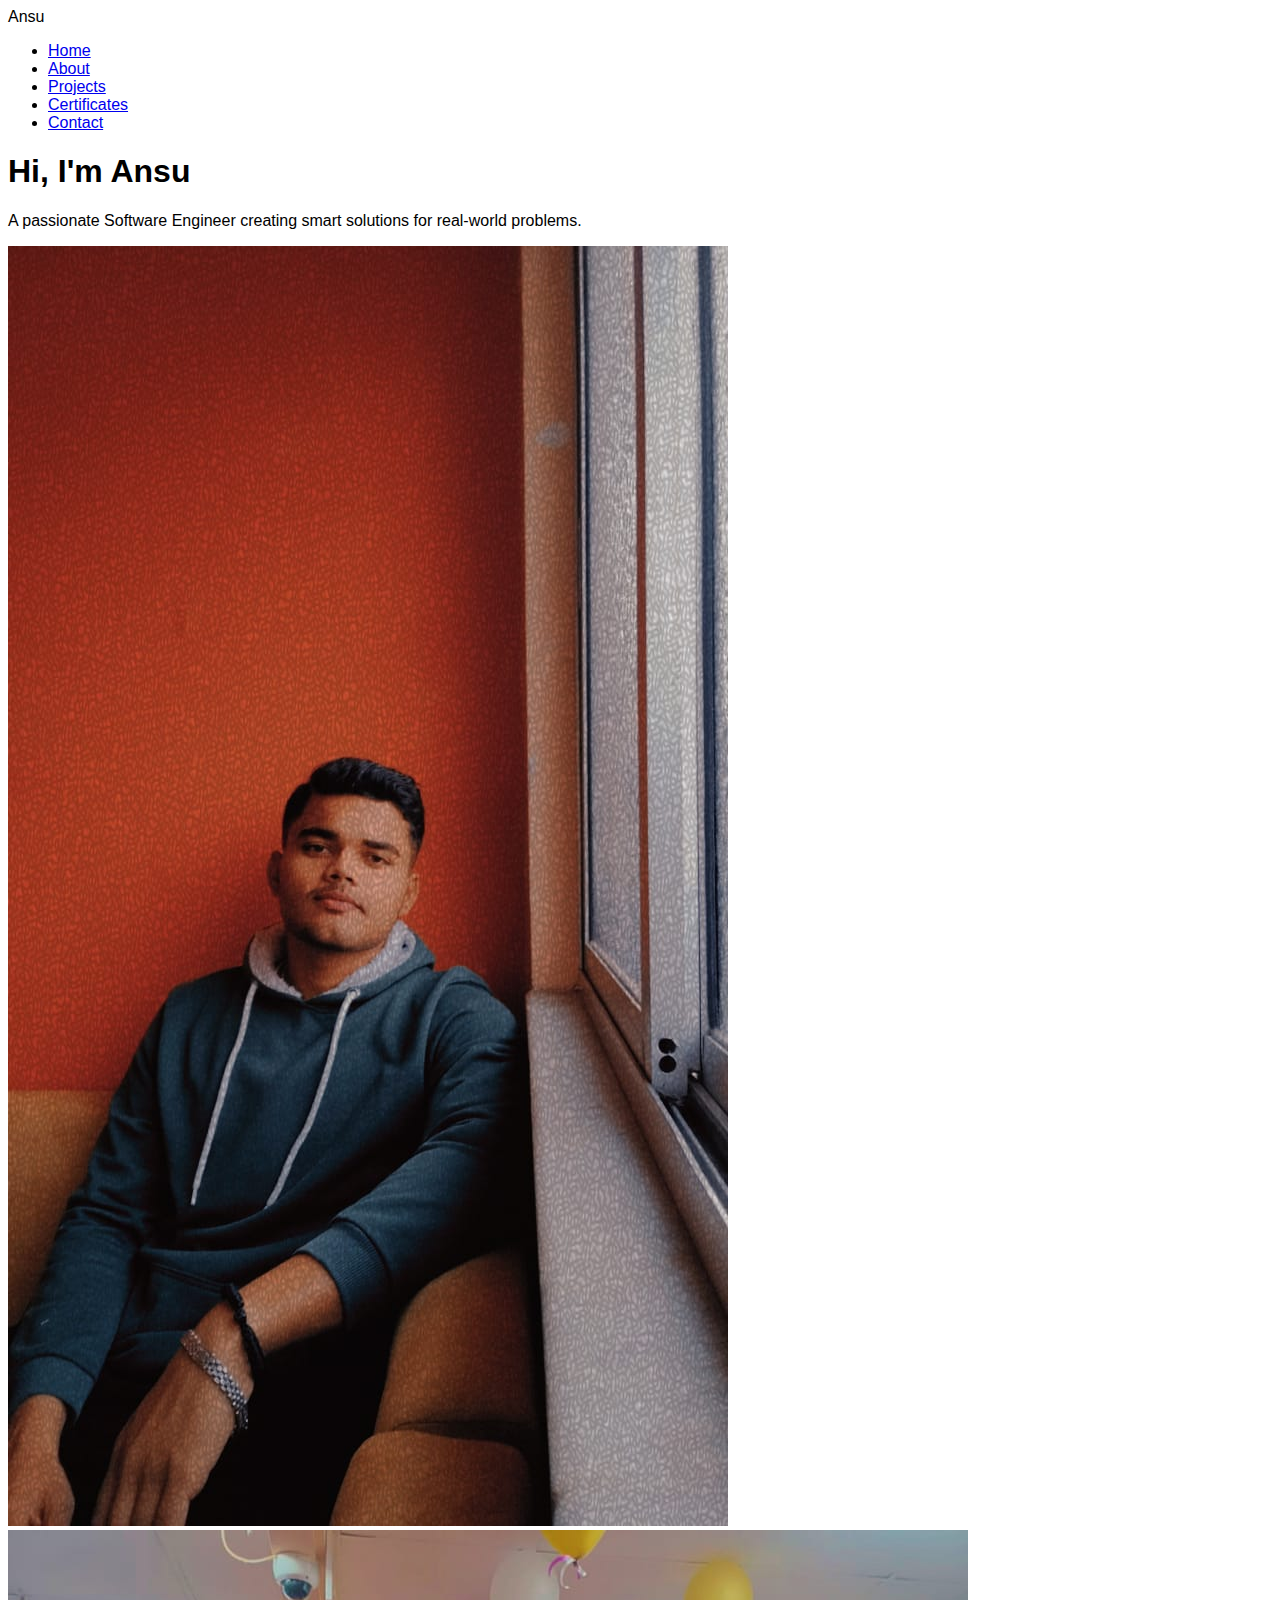
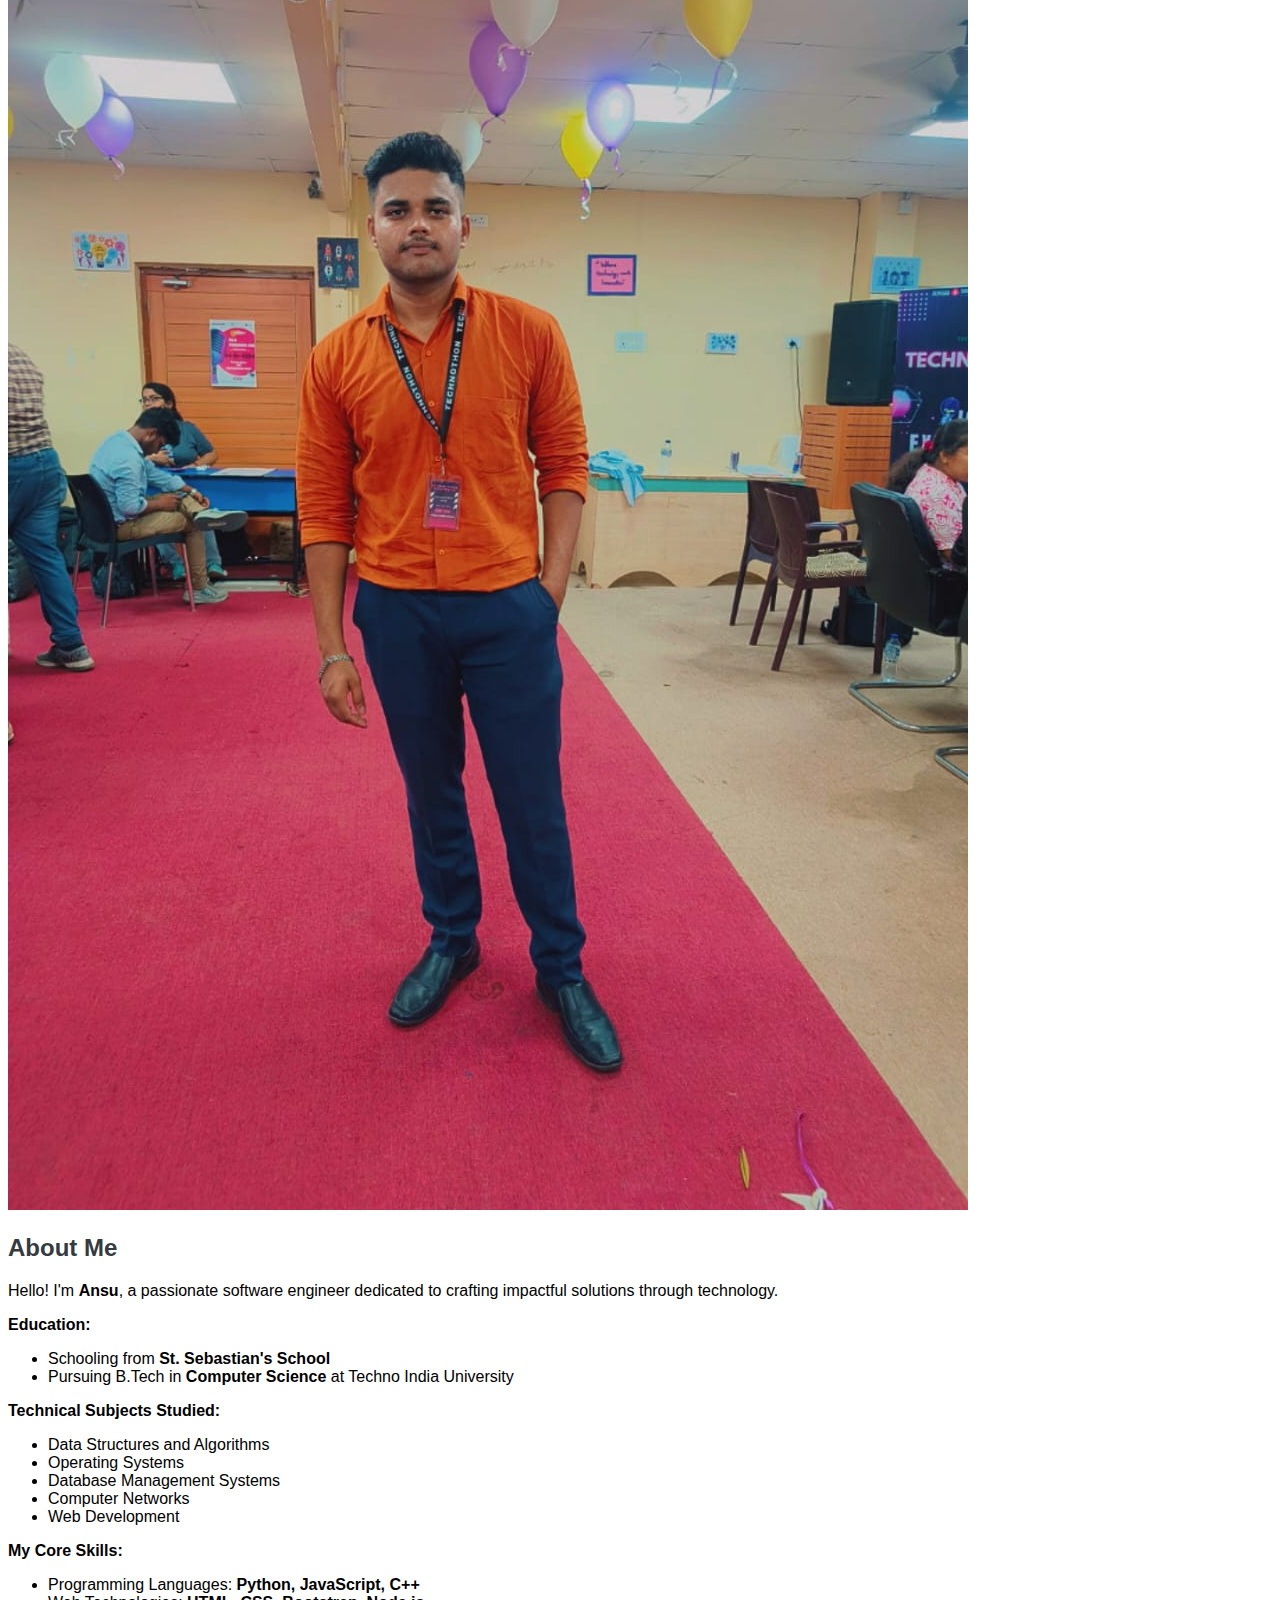
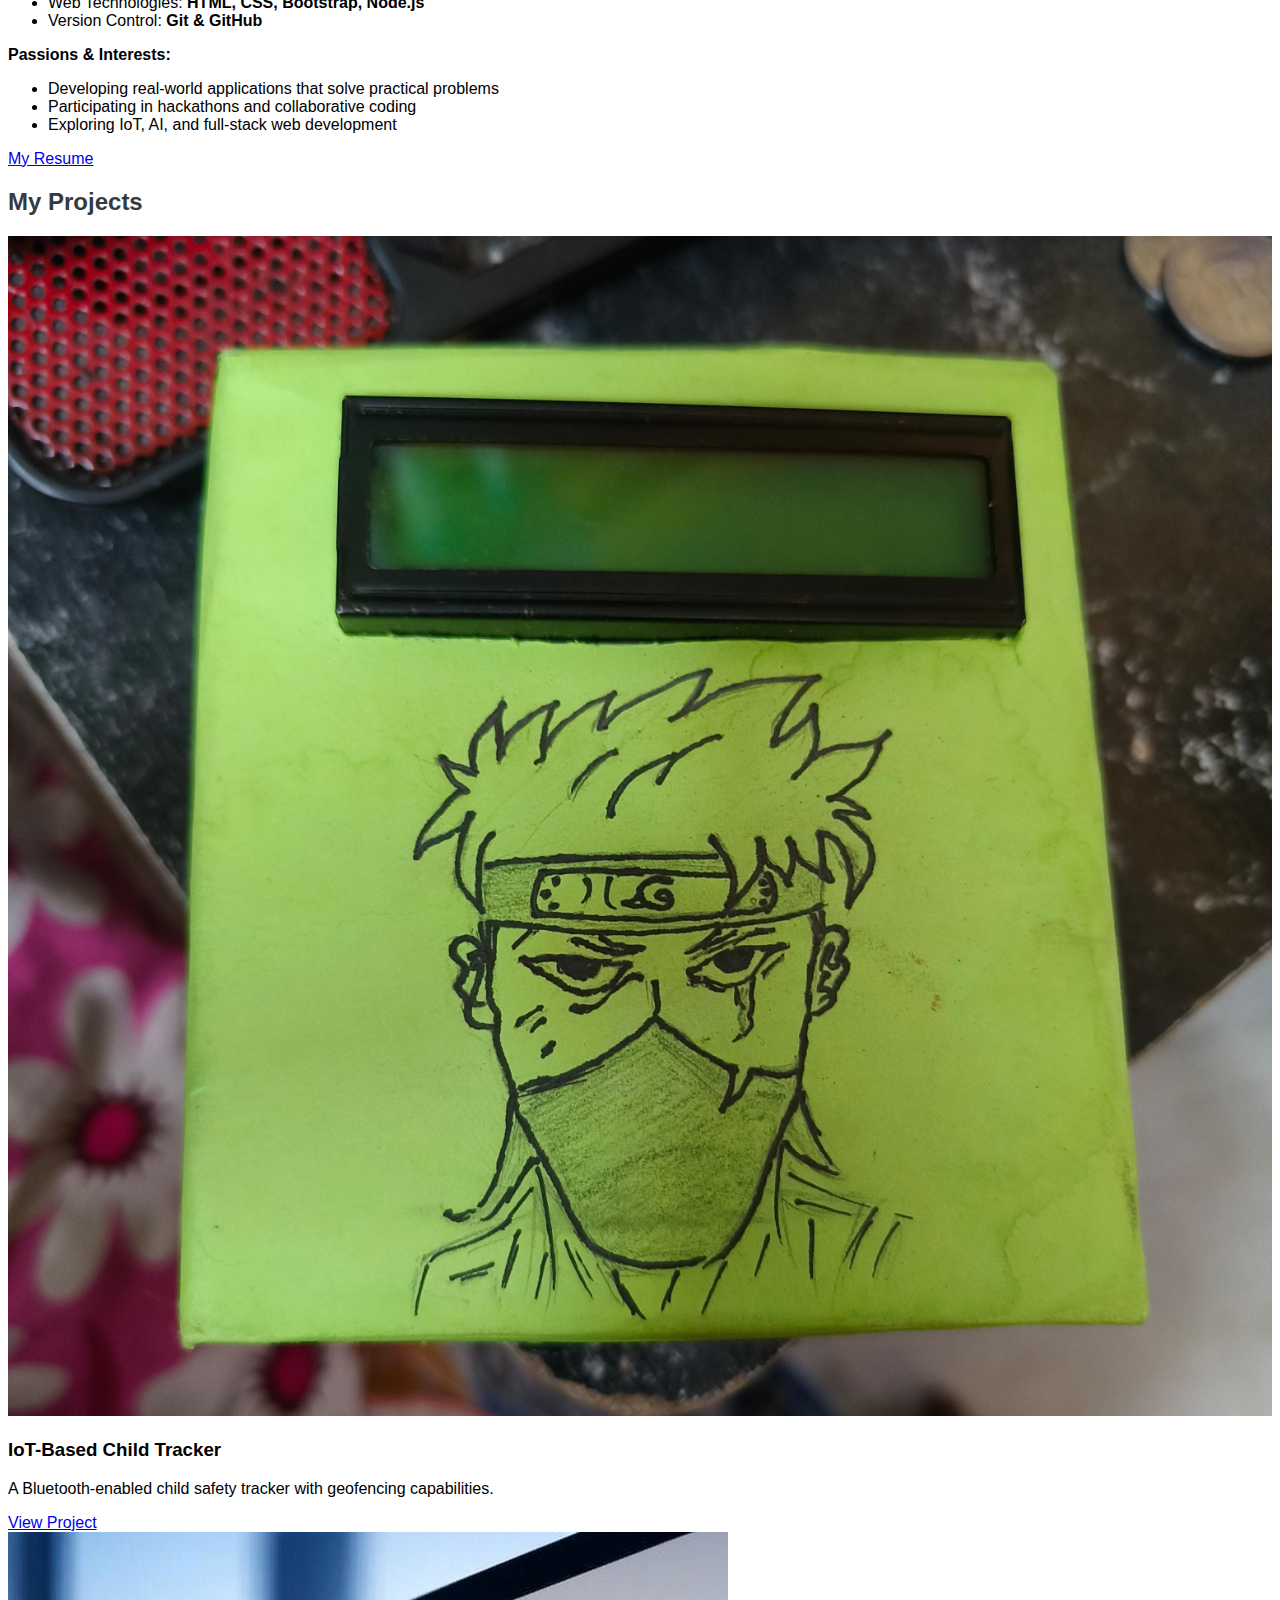
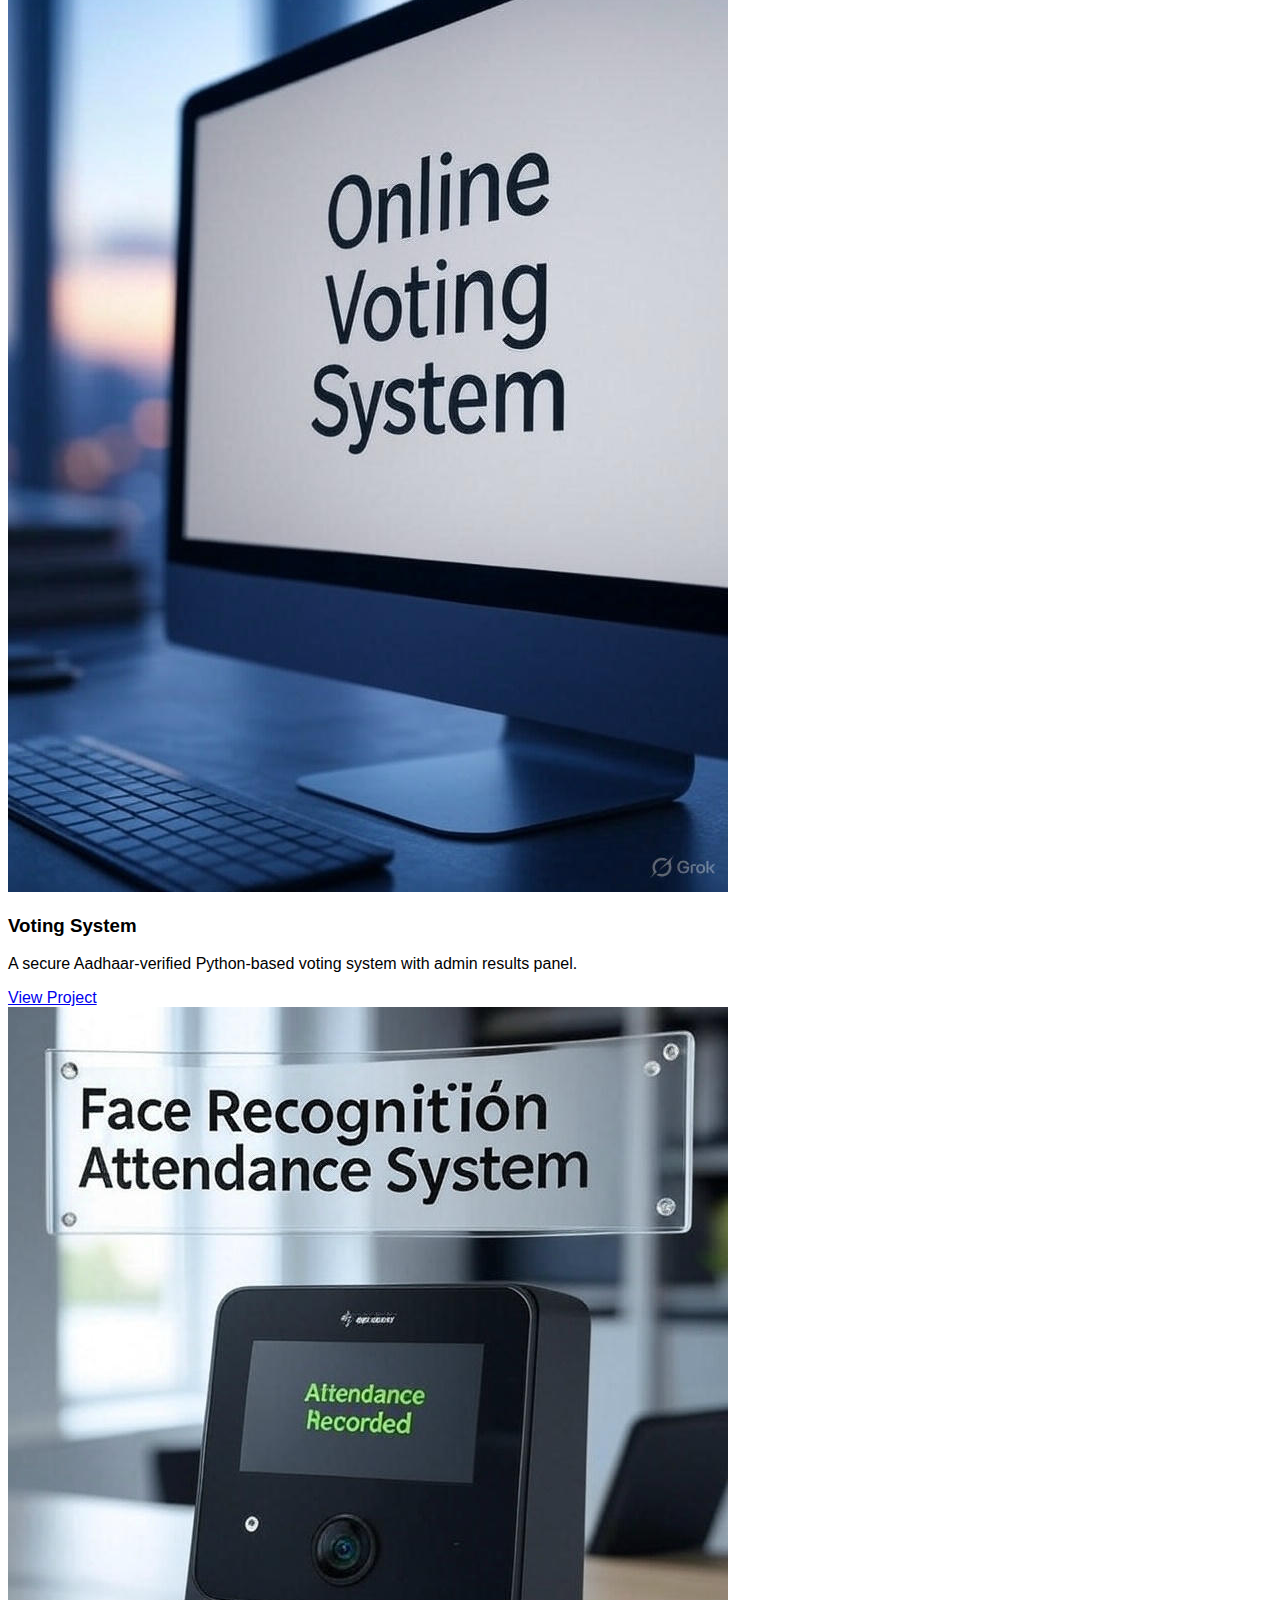
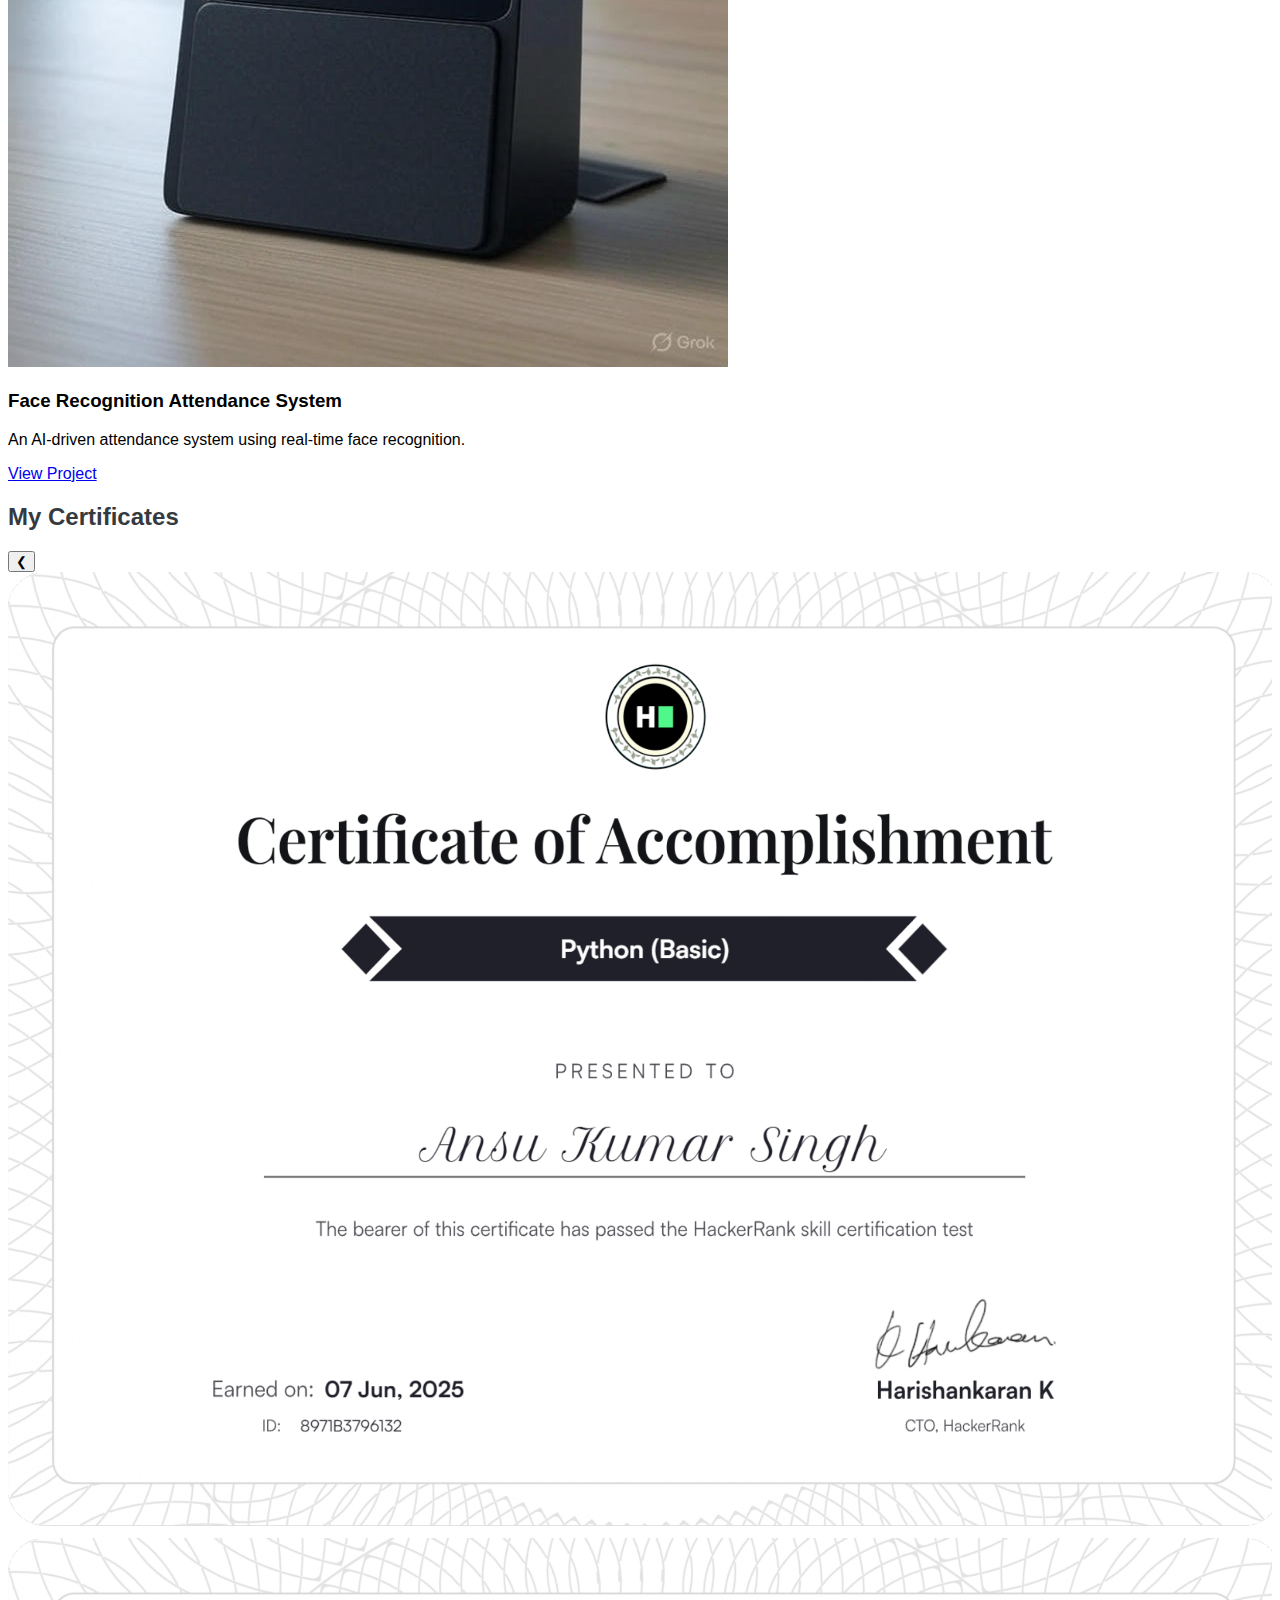
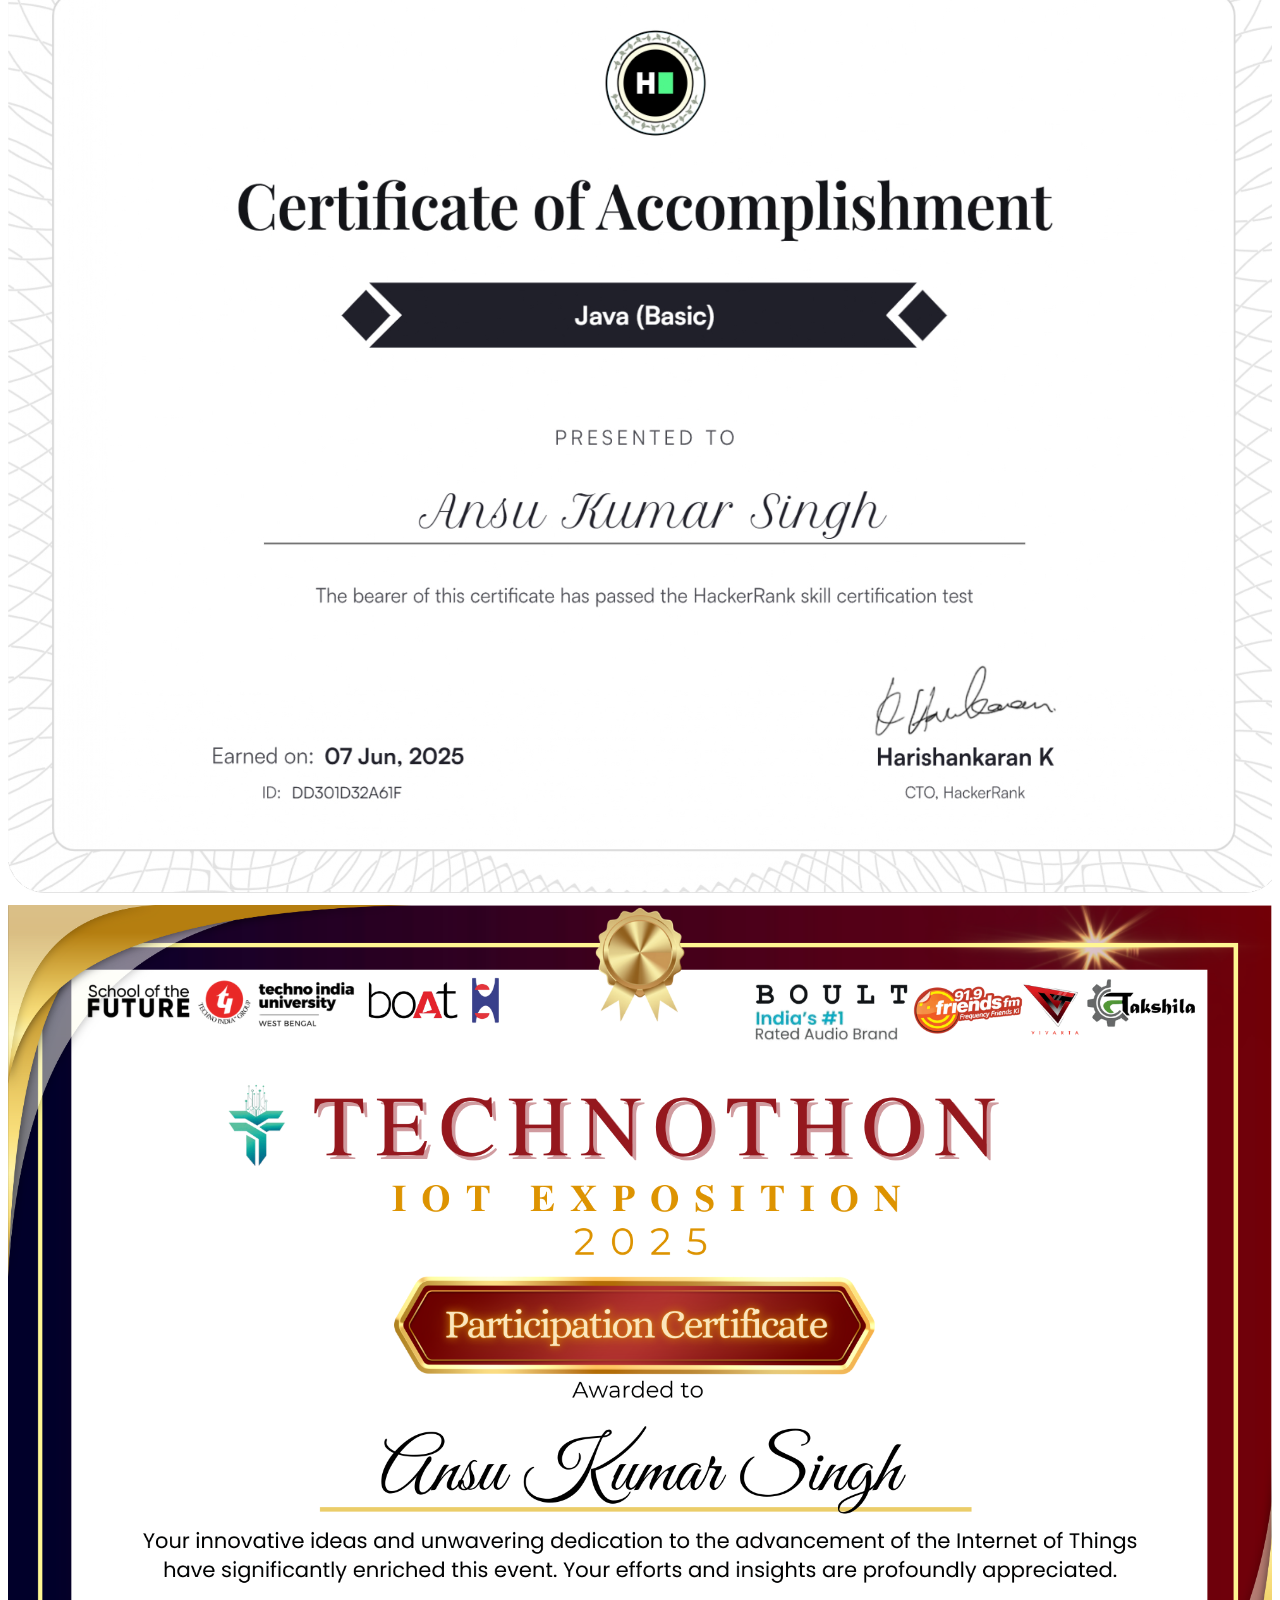
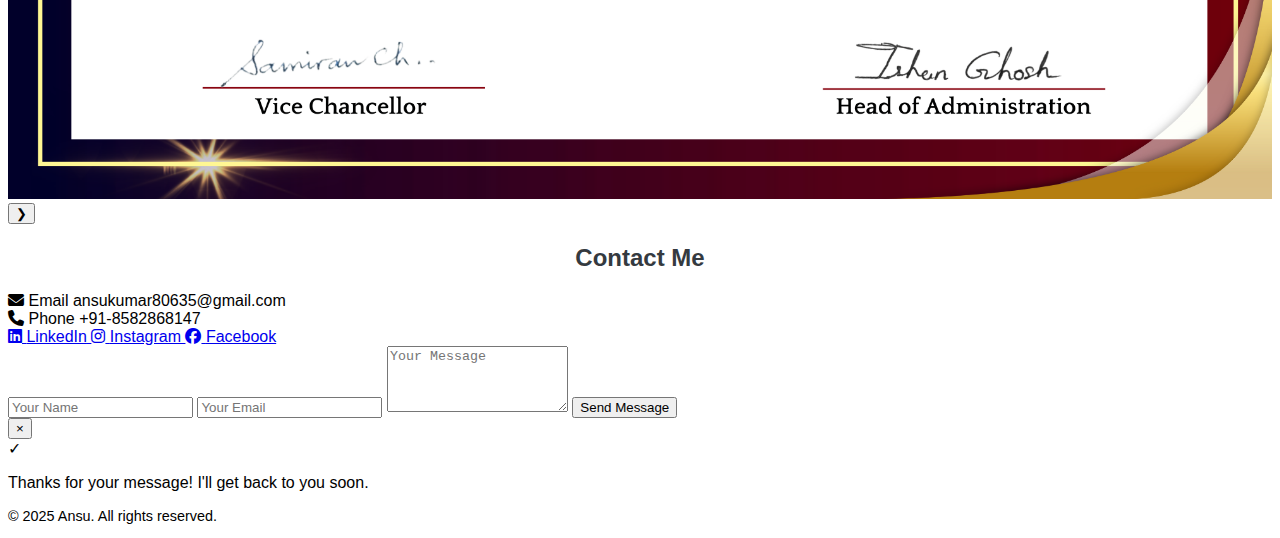
<file: index.html>
<!DOCTYPE html>
<html lang="en">
<head>
  <meta charset="UTF-8" />
  <meta name="viewport" content="width=device-width, initial-scale=1.0"/>
  <title>Ansu | Software Engineer</title>
  <link rel="stylesheet" href="style.css" />
  <link href="https://fonts.googleapis.com/css2?family=Pacifico&family=Poppins:wght@300;400;600&display=swap" rel="stylesheet">
  <link rel="stylesheet" href="https://cdnjs.cloudflare.com/ajax/libs/font-awesome/6.5.0/css/all.min.css" />

</head>
<body>

  <!-- NAVBAR -->
  <nav class="navbar">
  <div class="logo">Ansu</div>
  <div class="menu-toggle" id="mobile-menu">
    <span></span>
    <span></span>
    <span></span>
  </div>
  <ul class="nav-links">
    <li><a href="#home" class="nav-item">Home</a></li>
    <li><a href="#about" class="nav-item">About</a></li>
    <li><a href="#projects" class="nav-item">Projects</a></li>
    <li><a href="#certificates" class="nav-item">Certificates</a></li>
    <li><a href="#contact" class="nav-item">Contact</a></li>
  </ul>
</nav>


  <!-- HERO SECTION -->
  <section id="home" class="hero">
    <div class="hero-text">
      <h1 class="special-font">Hi, I'm Ansu</h1>
      <p>A passionate Software Engineer creating smart solutions for real-world problems.</p>
    </div>
    <img src="images/gallery1.jpg" alt="Ansu" class="hero-image"/>
  </section>

  <!--About Section-->
  <section class="about-section" id="about">
  <div class="about-container">
    <div class="about-image">
      <img src="images/your-photo.JPG" alt="Ansu's photo">
    </div>
    <div class="about-text">
      <h2 class="animated-heading">About Me</h2>
      <p>Hello! I'm <strong>Ansu</strong>, a passionate software engineer dedicated to crafting impactful solutions through technology.</p>
      
      <p><strong>Education:</strong></p>
      <ul>
        <li>Schooling from <strong>St. Sebastian's School</strong></li>
        <li>Pursuing B.Tech in <strong>Computer Science</strong> at Techno India University</li>
      </ul>
      
      <p><strong>Technical Subjects Studied:</strong></p>
      <ul>
        <li>Data Structures and Algorithms</li>
        <li>Operating Systems</li>
        <li>Database Management Systems</li>
        <li>Computer Networks</li>
        <li>Web Development</li>
      </ul>

      <p><strong>My Core Skills:</strong></p>
      <ul>
        <li>Programming Languages: <strong>Python, JavaScript, C++</strong></li>
        <li>Web Technologies: <strong>HTML, CSS, Bootstrap, Node.js</strong></li>
        <li>Version Control: <strong>Git & GitHub</strong></li>
      </ul>

      <p><strong>Passions & Interests:</strong></p>
      <ul>
        <li>Developing real-world applications that solve practical problems</li>
        <li>Participating in hackathons and collaborative coding</li>
        <li>Exploring IoT, AI, and full-stack web development</li>
      </ul>

      <a href="AnsuKumarSingh.pdf" download class="download-btn">My Resume</a>
    </div>
  </div>
</section>


  <!-- PROJECTS SECTION -->
  <!-- PROJECTS SECTION -->
<section id="projects">
  <h2>My Projects</h2>
  <div class="projects">
    <div class="project">
      <img src="projects/IOT.jpg" alt="IoT-Based Child Tracker" class="project-image" />
      <h3>IoT-Based Child Tracker</h3>
      <p>A Bluetooth-enabled child safety tracker with geofencing capabilities.</p>
      <a href="IOT.html" class="view-link" target="_blank">View Project</a>
    </div>
    <div class="project">
      <img src="projects/VotingSystem.jpg" alt="Voting System" class="project-image" />
      <h3>Voting System</h3>
      <p>A secure Aadhaar-verified Python-based voting system with admin results panel.</p>
      <a href="VotingSystem.html" class="view-link" target="_blank">View Project</a>
    </div>
    <div class="project">
      <img src="projects/Face.jpg" alt="Face Recognition Attendance System" class="project-image" />
      <h3>Face Recognition Attendance System</h3>
      <p>An AI-driven attendance system using real-time face recognition.</p>
      <a href="Face.html" class="view-link" target="_blank">View Project</a>
    </div>
  </div>
</section>


  <!-- CERTIFICATES CAROUSEL -->
  <section id="certificates">
    <h2>My Certificates</h2>
    <div class="carousel-container">
      <button class="carousel-btn prev">&#10094;</button>
      <div class="carousel-slide" id="carousel-slide">
        <img src="images/python.jpg" alt="Certificate 1">
        <img src="images/java.jpg" alt="Certificate 2">
        <img src="images/gallery5.png" alt="Certificate 3">
      </div>
      <button class="carousel-btn next">&#10095;</button>
    </div>
  </section>

  <!-- CONTACT SECTION -->
  <section id="contact">
   <center> <h2 class="text-center mb-4">Contact Me</h2></center>

  <div class="contact-container">
    <div class="contact-bar">
      <div class="contact-icon" onclick="toggleInfo('email')">
        <i class="fas fa-envelope"></i>
        <span class="tooltip">Email</span>
        <span class="reveal" id="email-info">ansukumar80635@gmail.com</span>
      </div>
      <div class="contact-icon" onclick="toggleInfo('call')">
        <i class="fas fa-phone"></i>
        <span class="tooltip">Phone</span>
        <span class="reveal" id="call-info">+91-8582868147</span>
      </div>
      <a href="https://www.linkedin.com/in/ansu-kumar-singh-3b9ba62b5?utm_source=share&utm_campaign=share_via&utm_content=profile&utm_medium=android_app" class="contact-icon" target="_blank">
        <i class="fab fa-linkedin"></i>
        <span class="tooltip">LinkedIn</span>
      </a>
      <a href="https://www.instagram.com/its_ak_58?igsh=MTQ5MHp5b21hNGtseQ==" class="contact-icon" target="_blank">
        <i class="fab fa-instagram"></i>
        <span class="tooltip">Instagram</span>
      </a>
      <a href="https://www.facebook.com/share/16KiRdQxw9/" class="contact-icon" target="_blank">
        <i class="fab fa-facebook"></i>
        <span class="tooltip">Facebook</span>
      </a>
    </div>


      <form action="https://formspree.io/f/xzzgbyzw" method="POST">
        <input type="text" name="name" placeholder="Your Name" required />
        <input type="email" name="_replyto" placeholder="Your Email" required />
        <textarea name="message" rows="4" placeholder="Your Message" required></textarea>
        <button type="submit">Send Message</button>
      </form>
    </div>
  </section>
<!--Confirmation Modal-->
  <div id="confirmation-modal" class="modal">
  <div class="modal-content">
    <button class="modal-close" aria-label="Close modal">&times;</button>
    <div class="tick">&#10003;</div>
    <p>Thanks for your message! I'll get back to you soon.</p>
  </div>
</div>


  <!-- FOOTER -->
  <footer>
    <p>&copy; 2025 Ansu. All rights reserved.</p>
  </footer>

  <script src="script.js"></script>
</body>
</html>
</file>
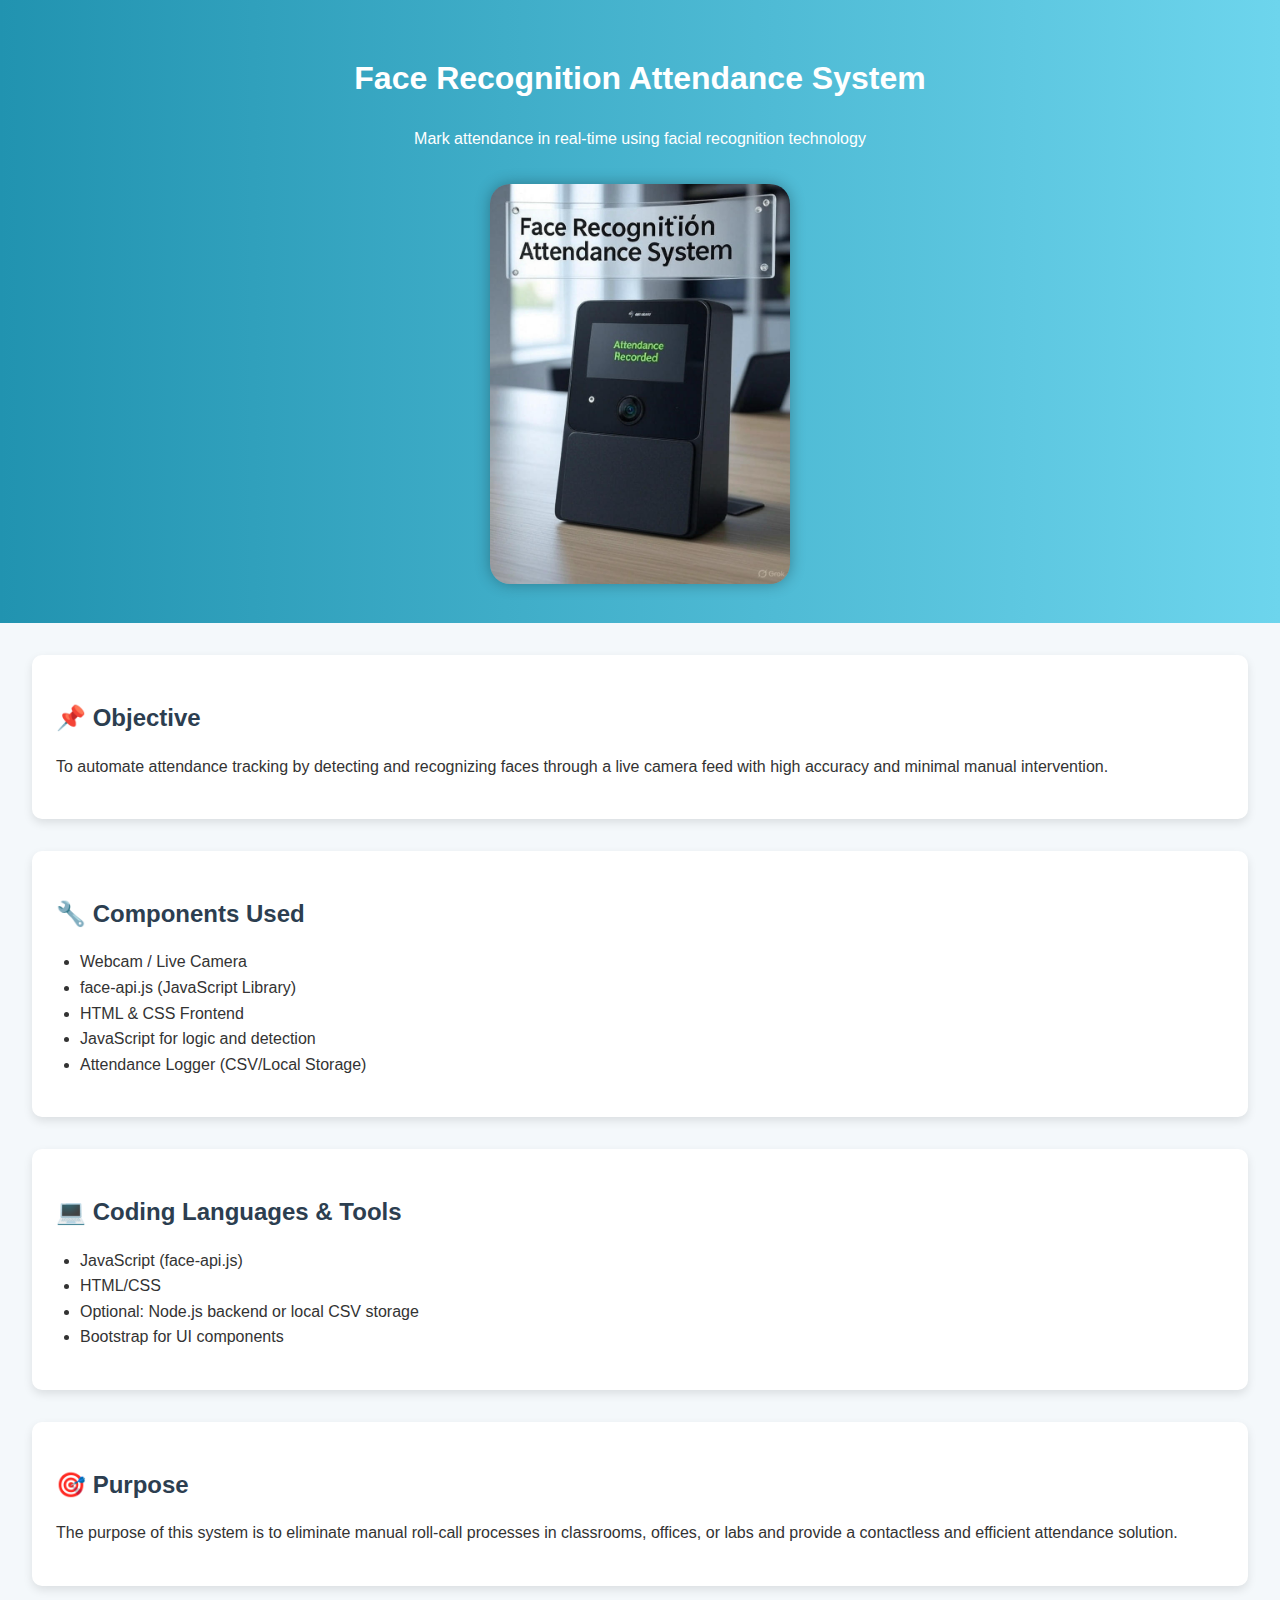
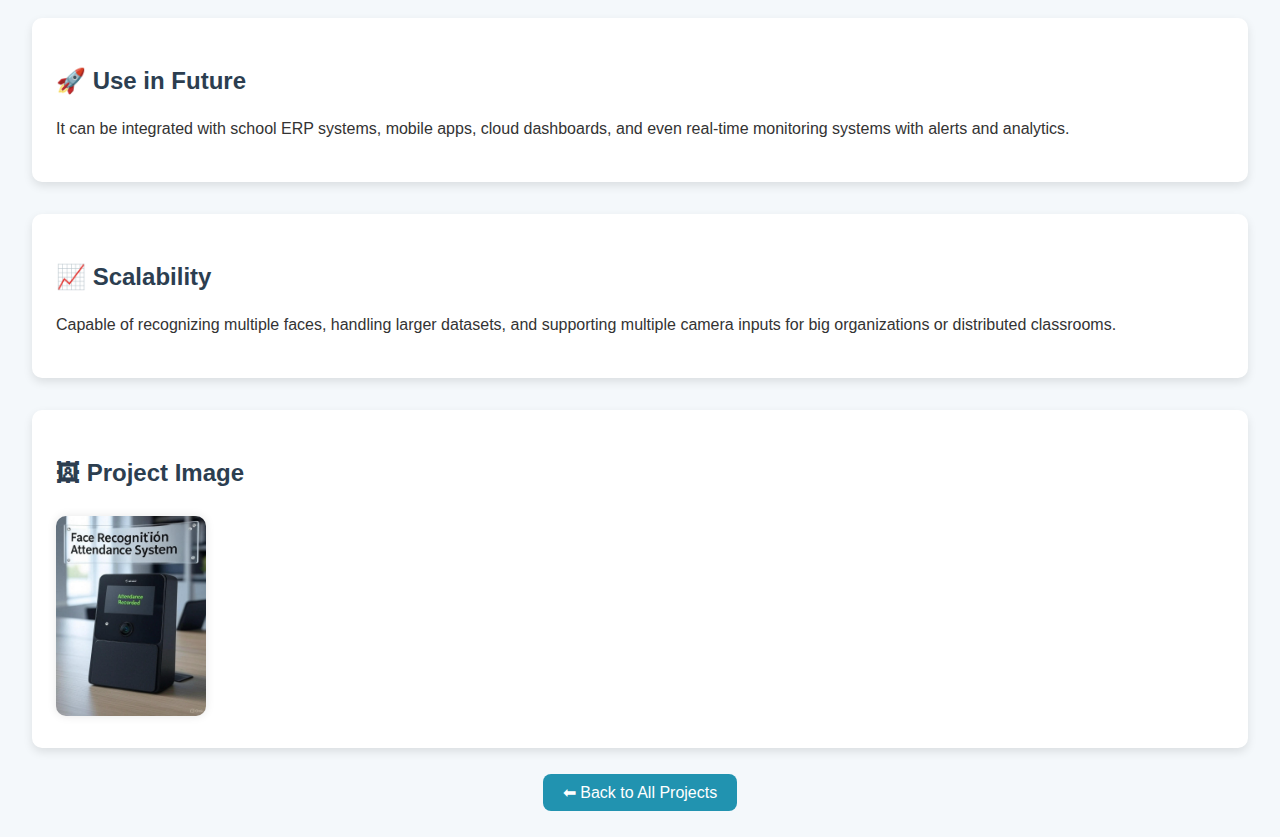
<file: Face.html>
<!DOCTYPE html>
<html lang="en">
<head>
  <meta charset="UTF-8" />
  <meta name="viewport" content="width=device-width, initial-scale=1.0"/>
  <title>Face Recognition Attendance System</title>
  <link rel="stylesheet" href="styleIOT.css"/>
</head>
<body>
  <header class="hero">
    <h1>Face Recognition Attendance System</h1>
    <p class="tagline">Mark attendance in real-time using facial recognition technology</p>
    <img src="projects/Face.jpg" alt="Face Recognition System" class="hero-img"/>
  </header>

  <main>
    <section>
      <h2>📌 Objective</h2>
      <p>To automate attendance tracking by detecting and recognizing faces through a live camera feed with high accuracy and minimal manual intervention.</p>
    </section>

    <section>
      <h2>🔧 Components Used</h2>
      <ul>
        <li>Webcam / Live Camera</li>
        <li>face-api.js (JavaScript Library)</li>
        <li>HTML & CSS Frontend</li>
        <li>JavaScript for logic and detection</li>
        <li>Attendance Logger (CSV/Local Storage)</li>
      </ul>
    </section>

    <section>
      <h2>💻 Coding Languages & Tools</h2>
      <ul>
        <li>JavaScript (face-api.js)</li>
        <li>HTML/CSS</li>
        <li>Optional: Node.js backend or local CSV storage</li>
        <li>Bootstrap for UI components</li>
      </ul>
    </section>

    <section>
      <h2>🎯 Purpose</h2>
      <p>The purpose of this system is to eliminate manual roll-call processes in classrooms, offices, or labs and provide a contactless and efficient attendance solution.</p>
    </section>

    <section>
      <h2>🚀 Use in Future</h2>
      <p>It can be integrated with school ERP systems, mobile apps, cloud dashboards, and even real-time monitoring systems with alerts and analytics.</p>
    </section>

    <section>
      <h2>📈 Scalability</h2>
      <p>Capable of recognizing multiple faces, handling larger datasets, and supporting multiple camera inputs for big organizations or distributed classrooms.</p>
    </section>

    <section>
      <h2>🖼 Project Image</h2>
      <img src="projects/Face.jpg" alt="Face Recognition Interface" class="gallery-img"/>
    </section>

    <div class="back-button">
      <a href="index.html">⬅ Back to All Projects</a>
    </div>
  </main>
</body>
</html>
</file>
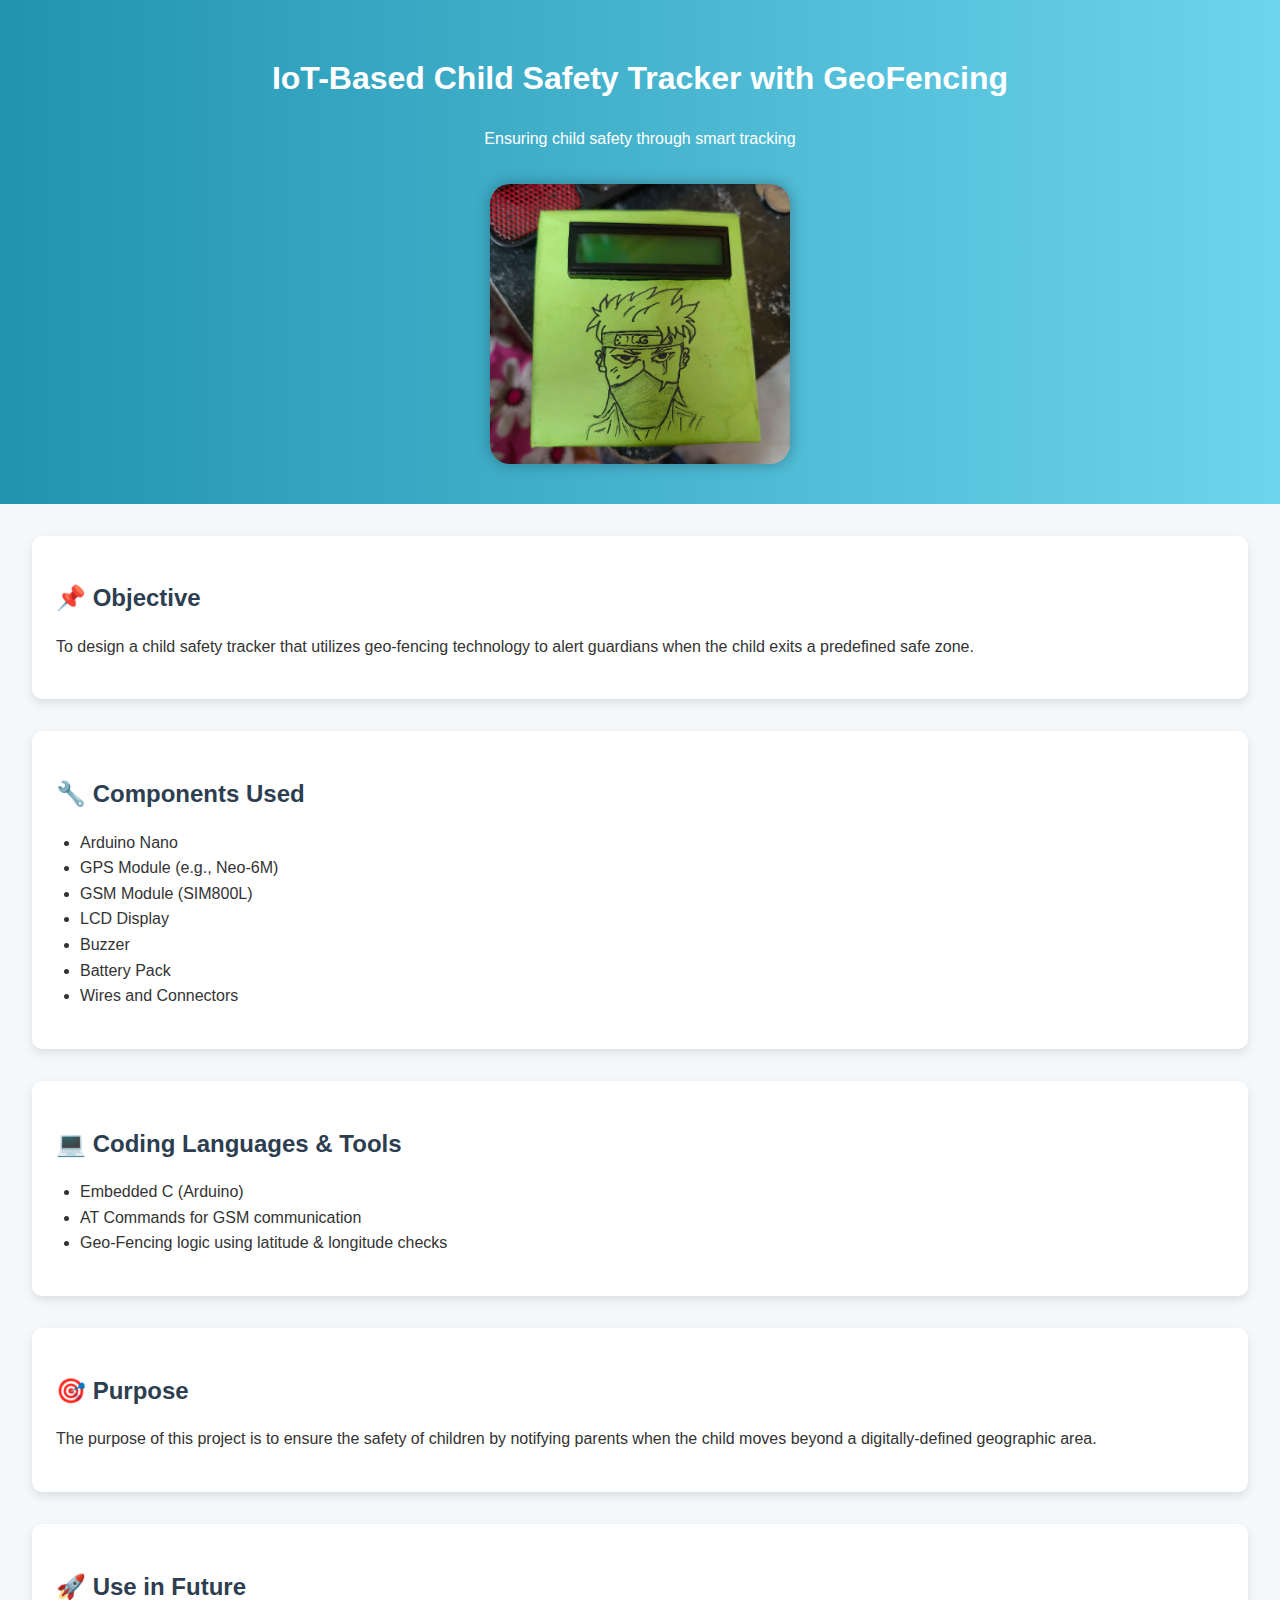
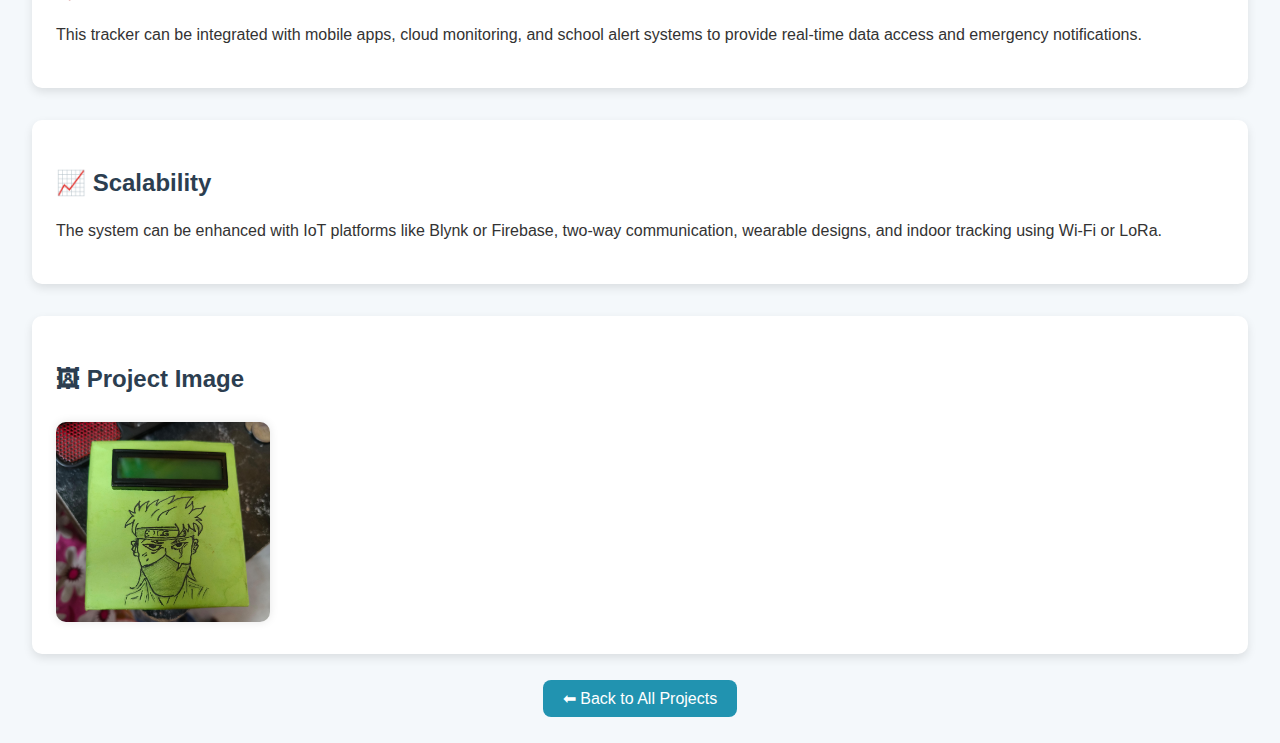
<file: IOT.html>
<!DOCTYPE html>
<html lang="en">
<head>
  <meta charset="UTF-8" />
  <meta name="viewport" content="width=device-width, initial-scale=1.0"/>
  <title>IoT-Based Child Tracker</title>
  <link rel="stylesheet" href="styleIOT.css"/>
</head>
<body>
  <header class="hero">
    <h1>IoT-Based Child Safety Tracker with GeoFencing</h1>
    <p class="tagline">Ensuring child safety through smart tracking</p>
    <img src="projects/IOT.jpg" alt="IoT Project Image" class="hero-img"/>
  </header>

  <main>
    <section>
      <h2>📌 Objective</h2>
      <p>To design a child safety tracker that utilizes geo-fencing technology to alert guardians when the child exits a predefined safe zone.</p>
    </section>

    <section>
      <h2>🔧 Components Used</h2>
      <ul>
        <li>Arduino Nano</li>
        <li>GPS Module (e.g., Neo-6M)</li>
        <li>GSM Module (SIM800L)</li>
        <li>LCD Display</li>
        <li>Buzzer</li>
        <li>Battery Pack</li>
        <li>Wires and Connectors</li>
      </ul>
    </section>

    <section>
      <h2>💻 Coding Languages & Tools</h2>
      <ul>
        <li>Embedded C (Arduino)</li>
        <li>AT Commands for GSM communication</li>
        <li>Geo-Fencing logic using latitude & longitude checks</li>
      </ul>
    </section>

    <section>
      <h2>🎯 Purpose</h2>
      <p>The purpose of this project is to ensure the safety of children by notifying parents when the child moves beyond a digitally-defined geographic area.</p>
    </section>

    <section>
      <h2>🚀 Use in Future</h2>
      <p>This tracker can be integrated with mobile apps, cloud monitoring, and school alert systems to provide real-time data access and emergency notifications.</p>
    </section>

    <section>
      <h2>📈 Scalability</h2>
      <p>The system can be enhanced with IoT platforms like Blynk or Firebase, two-way communication, wearable designs, and indoor tracking using Wi-Fi or LoRa.</p>
    </section>

    <section>
      <h2>🖼 Project Image</h2>
      <img src="projects/IOT.jpg" alt="IoT Tracker Prototype" class="gallery-img"/>
    </section>

    <div class="back-button">
      <a href="index.html">⬅ Back to All Projects</a>
    </div>
  </main>
</body>
</html>
</file>
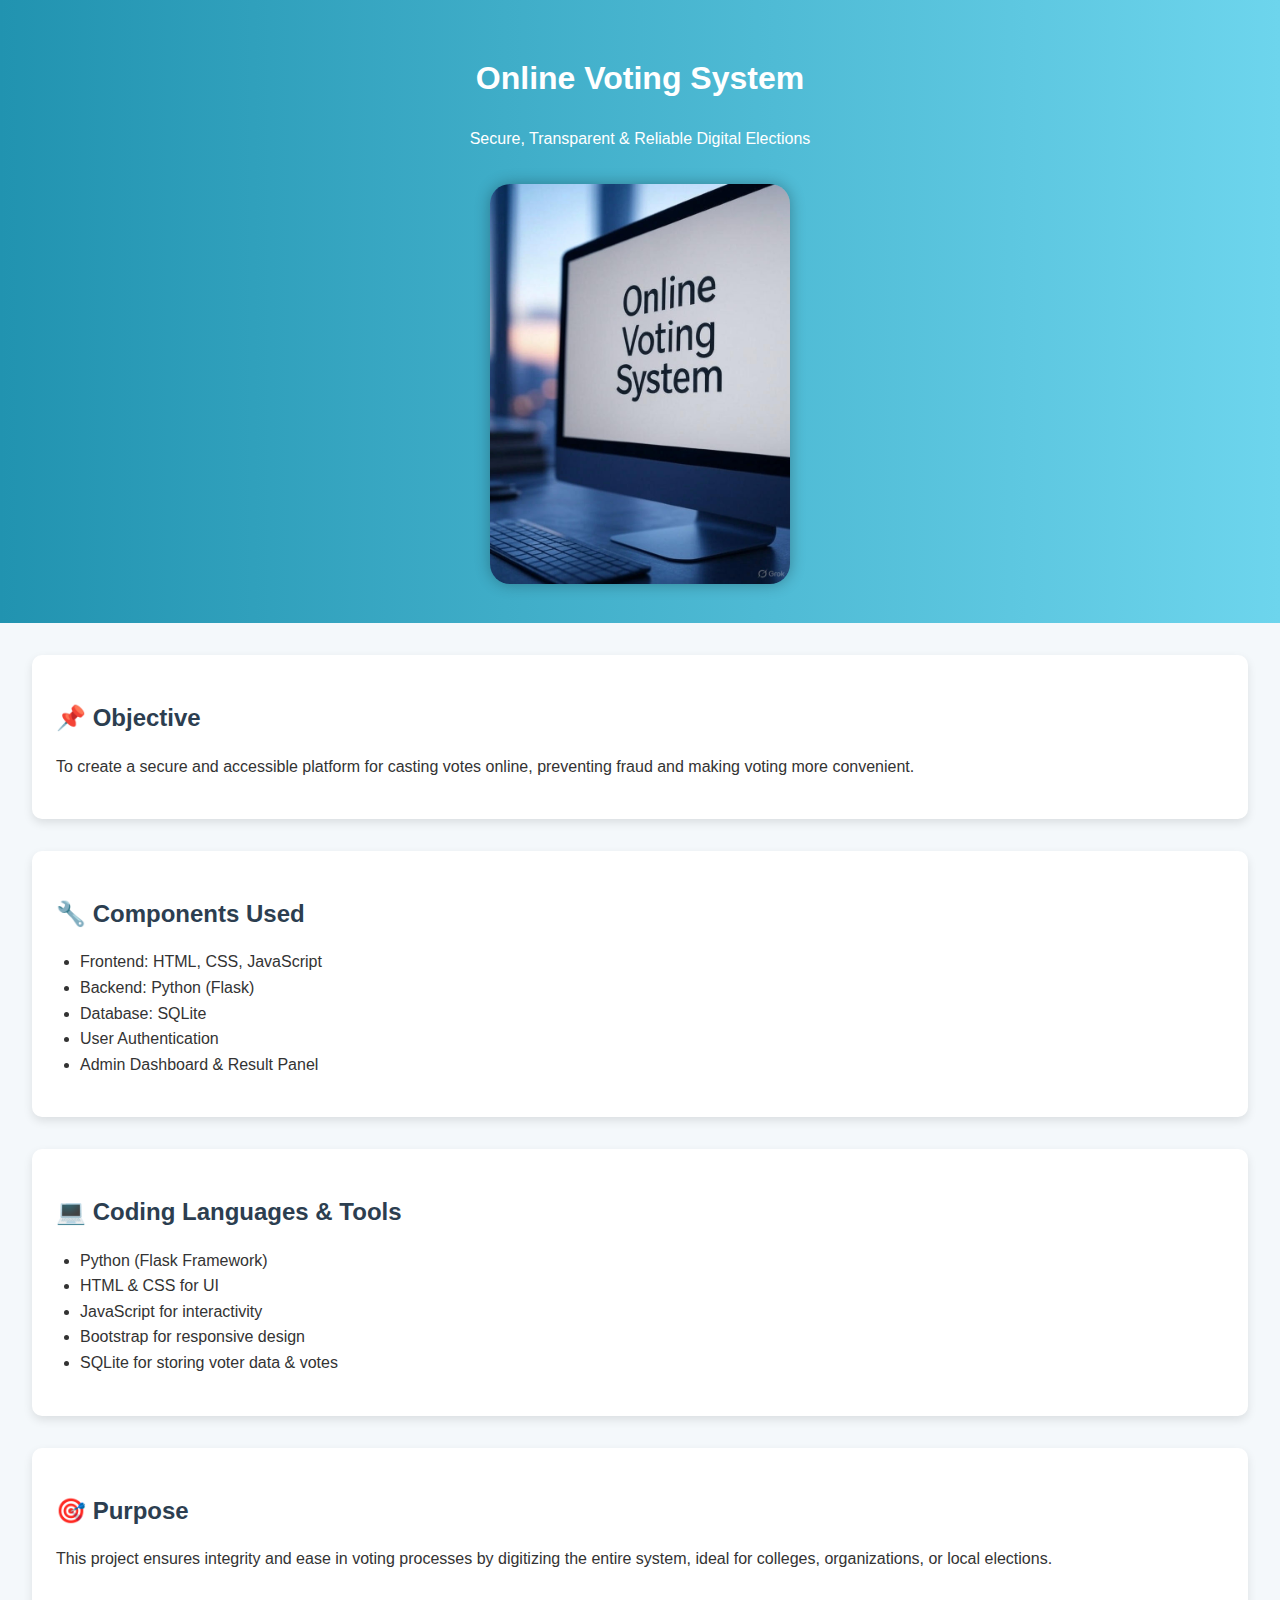
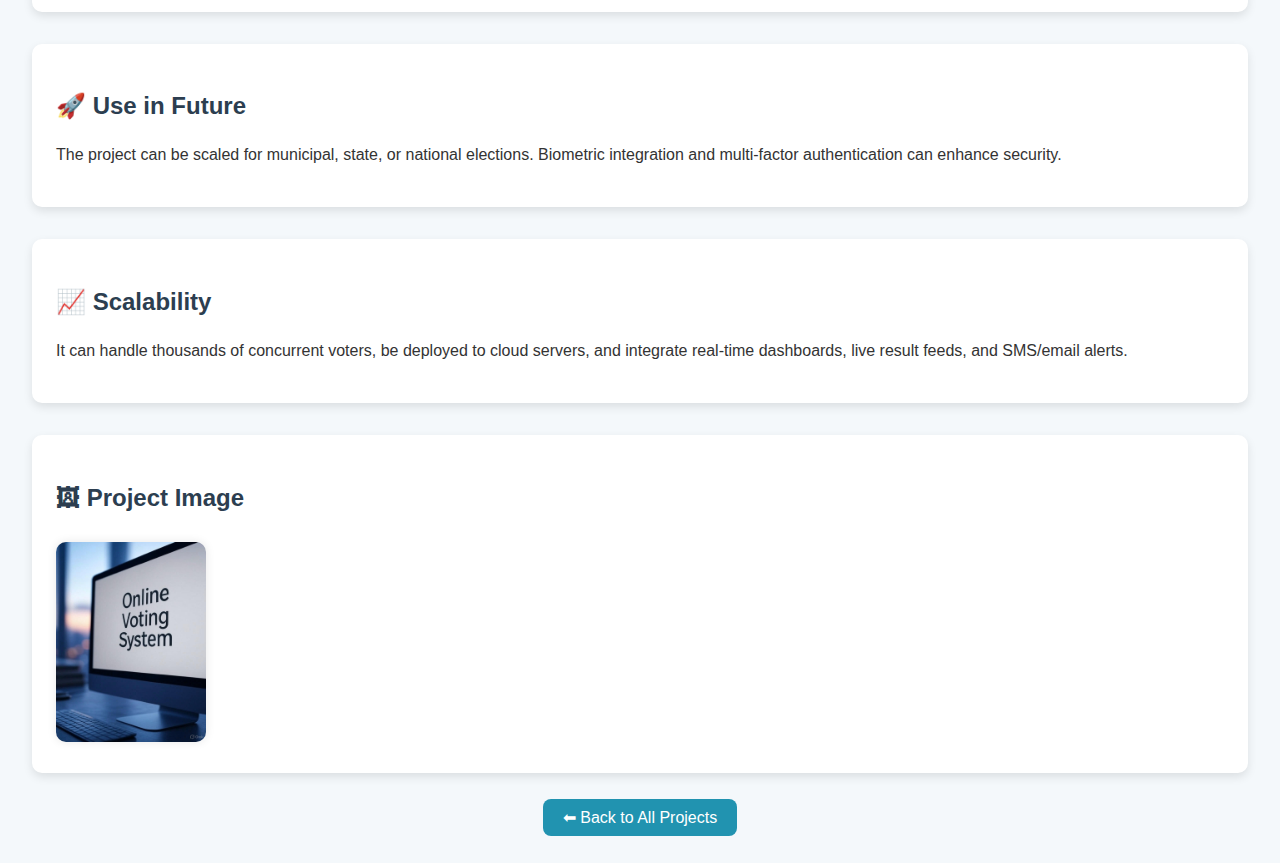
<file: VotingSystem.html>
<!DOCTYPE html>
<html lang="en">
<head>
  <meta charset="UTF-8" />
  <meta name="viewport" content="width=device-width, initial-scale=1.0"/>
  <title>Online Voting System</title>
  <link rel="stylesheet" href="styleIOT.css"/>
</head>
<body>
  <header class="hero">
    <h1>Online Voting System</h1>
    <p class="tagline">Secure, Transparent & Reliable Digital Elections</p>
    <img src="projects/VotingSystem.jpg" alt="Voting System UI" class="hero-img"/>
  </header>

  <main>
    <section>
      <h2>📌 Objective</h2>
      <p>To create a secure and accessible platform for casting votes online, preventing fraud and making voting more convenient.</p>
    </section>

    <section>
      <h2>🔧 Components Used</h2>
      <ul>
        <li>Frontend: HTML, CSS, JavaScript</li>
        <li>Backend: Python (Flask)</li>
        <li>Database: SQLite</li>
        <li>User Authentication</li>
        <li>Admin Dashboard & Result Panel</li>
      </ul>
    </section>

    <section>
      <h2>💻 Coding Languages & Tools</h2>
      <ul>
        <li>Python (Flask Framework)</li>
        <li>HTML & CSS for UI</li>
        <li>JavaScript for interactivity</li>
        <li>Bootstrap for responsive design</li>
        <li>SQLite for storing voter data & votes</li>
      </ul>
    </section>

    <section>
      <h2>🎯 Purpose</h2>
      <p>This project ensures integrity and ease in voting processes by digitizing the entire system, ideal for colleges, organizations, or local elections.</p>
    </section>

    <section>
      <h2>🚀 Use in Future</h2>
      <p>The project can be scaled for municipal, state, or national elections. Biometric integration and multi-factor authentication can enhance security.</p>
    </section>

    <section>
      <h2>📈 Scalability</h2>
      <p>It can handle thousands of concurrent voters, be deployed to cloud servers, and integrate real-time dashboards, live result feeds, and SMS/email alerts.</p>
    </section>

    <section>
      <h2>🖼 Project Image</h2>
      <img src="projects/VotingSystem.jpg" alt="Voting Dashboard Interface" class="gallery-img"/>
    </section>

    <div class="back-button">
      <a href="index.html">⬅ Back to All Projects</a>
    </div>
  </main>
</body>
</html>
</file>
<file: style.css>
body {
  font-family: 'Segoe UI', sans-serif;
}

h2 {
  font-weight: bold;
  color: #343a40;
}

.card-title {
  font-size: 1.2rem;
  color: #1a1a1a;
}

#hero {
  background: linear-gradient(to right, #0f2027, #203a43, #2c5364);
  color: white;
}

#hero img {
  border: 5px solid white;
}
nav .nav-link {
  color: #f8f9fa !important;
  transition: 0.3s;
}
nav .nav-link:hover {
  color: #ffc107 !important;
  transform: scale(1.05);
}

.card:hover {
  transform: translateY(-5px);
  transition: 0.3s ease-in-out;
}

footer {
  font-size: 0.9rem;
}
.gallery-img {
  width: 100%;
  height: 400px;
  object-fit: cover;
  border-radius: 8px;
  box-shadow: 0 4px 8px rgba(0,0,0,0.2);
  transition: transform 0.3s;
}

.gallery-img:hover {
  transform: scale(1.03);
}

/* Ensure images don't overflow on small screens */
img {
  max-width: 100%;
  height: auto;
}

/* Adjust gallery image height on small screens */
@media (max-width: 576px) {
  .gallery-img {
    height: 150px;
  }
}

/* Adjust About section layout on small screens */
@media (max-width: 768px) {
  #about .row {
    flex-direction: column !important;
  }

  #about img {
    margin-bottom: 20px;
  }
}
</file>
<file: styleIOT.css>
body {
  font-family: 'Segoe UI', sans-serif;
  margin: 0;
  background: #f4f8fb;
  color: #333;
  line-height: 1.6;
}

.hero {
  background: linear-gradient(to right, #2193b0, #6dd5ed);
  color: white;
  text-align: center;
  padding: 2rem 1rem;
}

.hero-img {
  max-width: 300px;
  margin-top: 1rem;
  border-radius: 20px;
  box-shadow: 0 0 15px rgba(0, 0, 0, 0.3);
}

main {
  padding: 2rem;
}

section {
  background: white;
  margin-bottom: 2rem;
  padding: 1.5rem;
  border-radius: 10px;
  box-shadow: 0 4px 10px rgba(0,0,0,0.1);
}

h2 {
  color: #2c3e50;
  margin-bottom: 0.5rem;
}

ul {
  padding-left: 1.5rem;
}

.gallery-img {
  max-width: 400px;
  height: 200px;
  border-radius: 10px;
  margin-top: 1rem;
  box-shadow: 0 0 10px rgba(0,0,0,0.1);
}

.back-button {
  text-align: center;
  margin-top: 2rem;
}

.back-button a {
  background: #2193b0;
  color: white;
  padding: 10px 20px;
  border-radius: 8px;
  text-decoration: none;
  transition: 0.3s;
}

.back-button a:hover {
  background: #176179;
}
</file>
